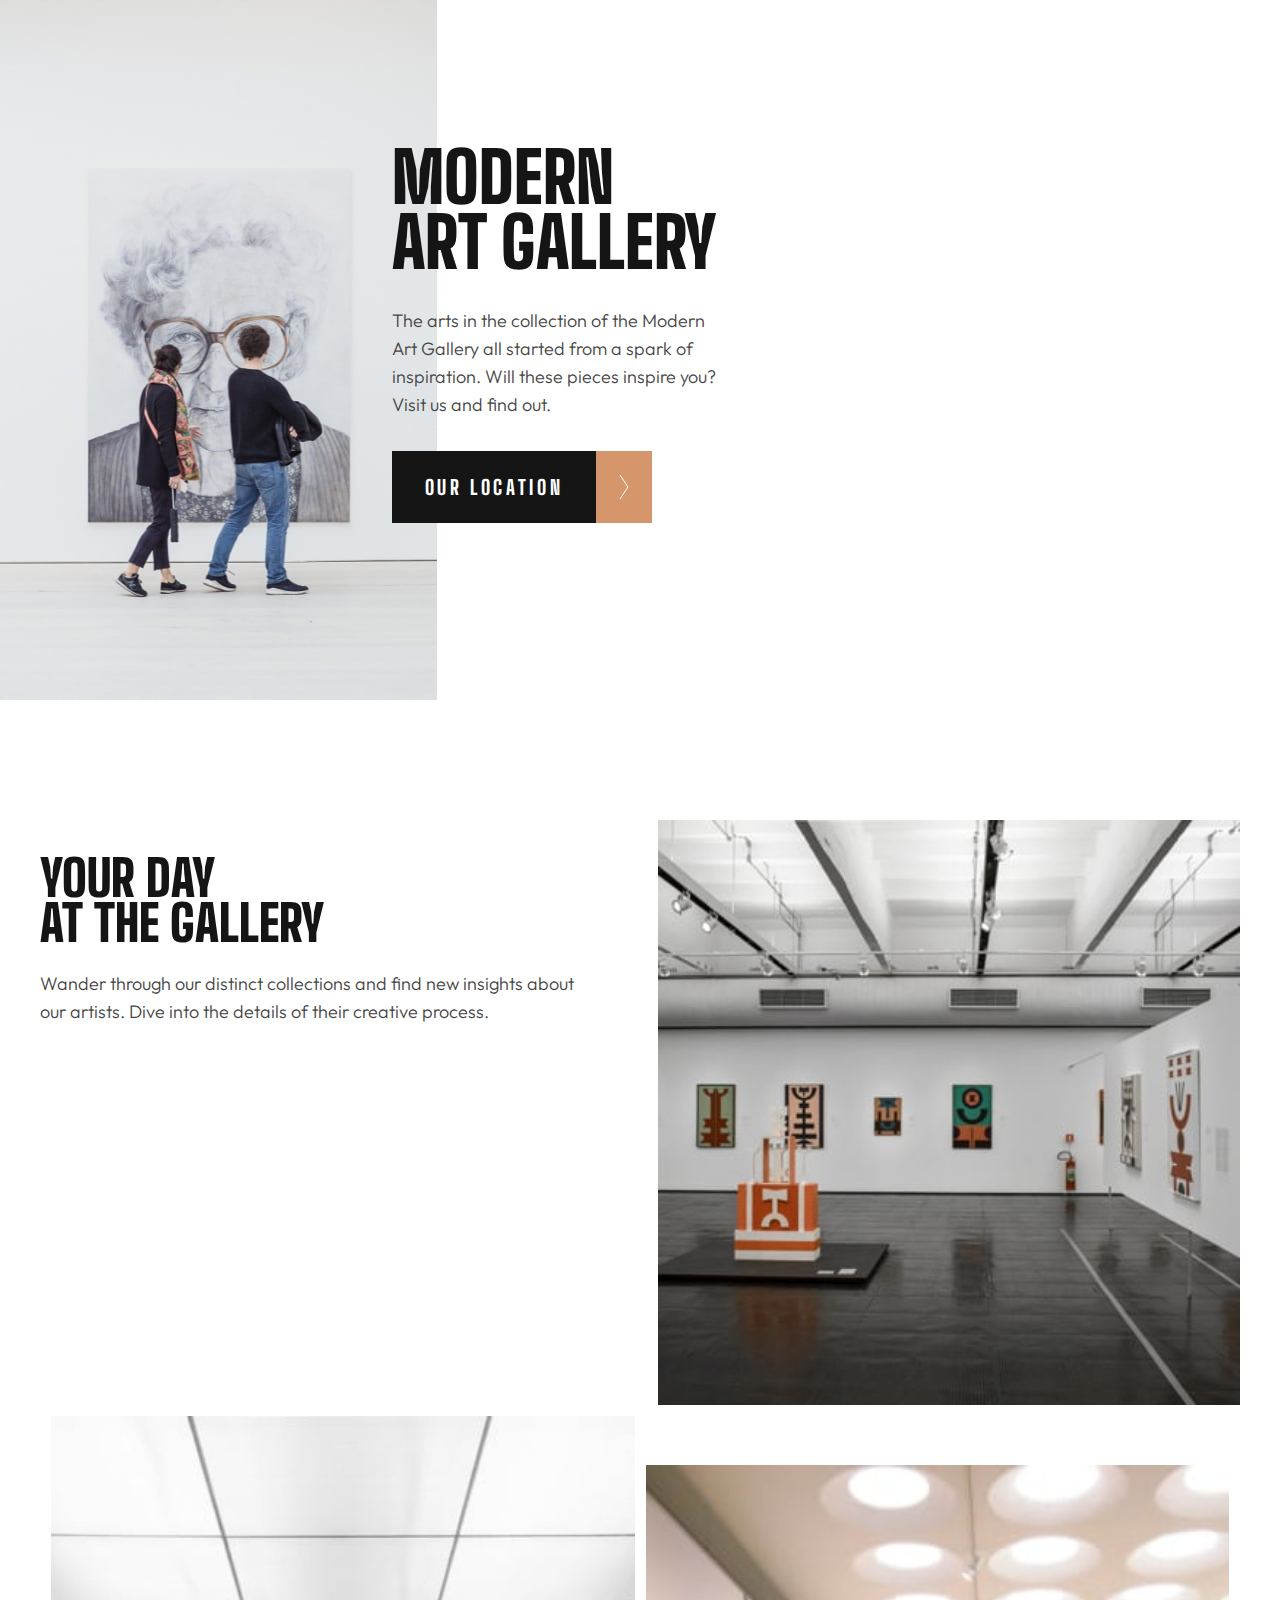
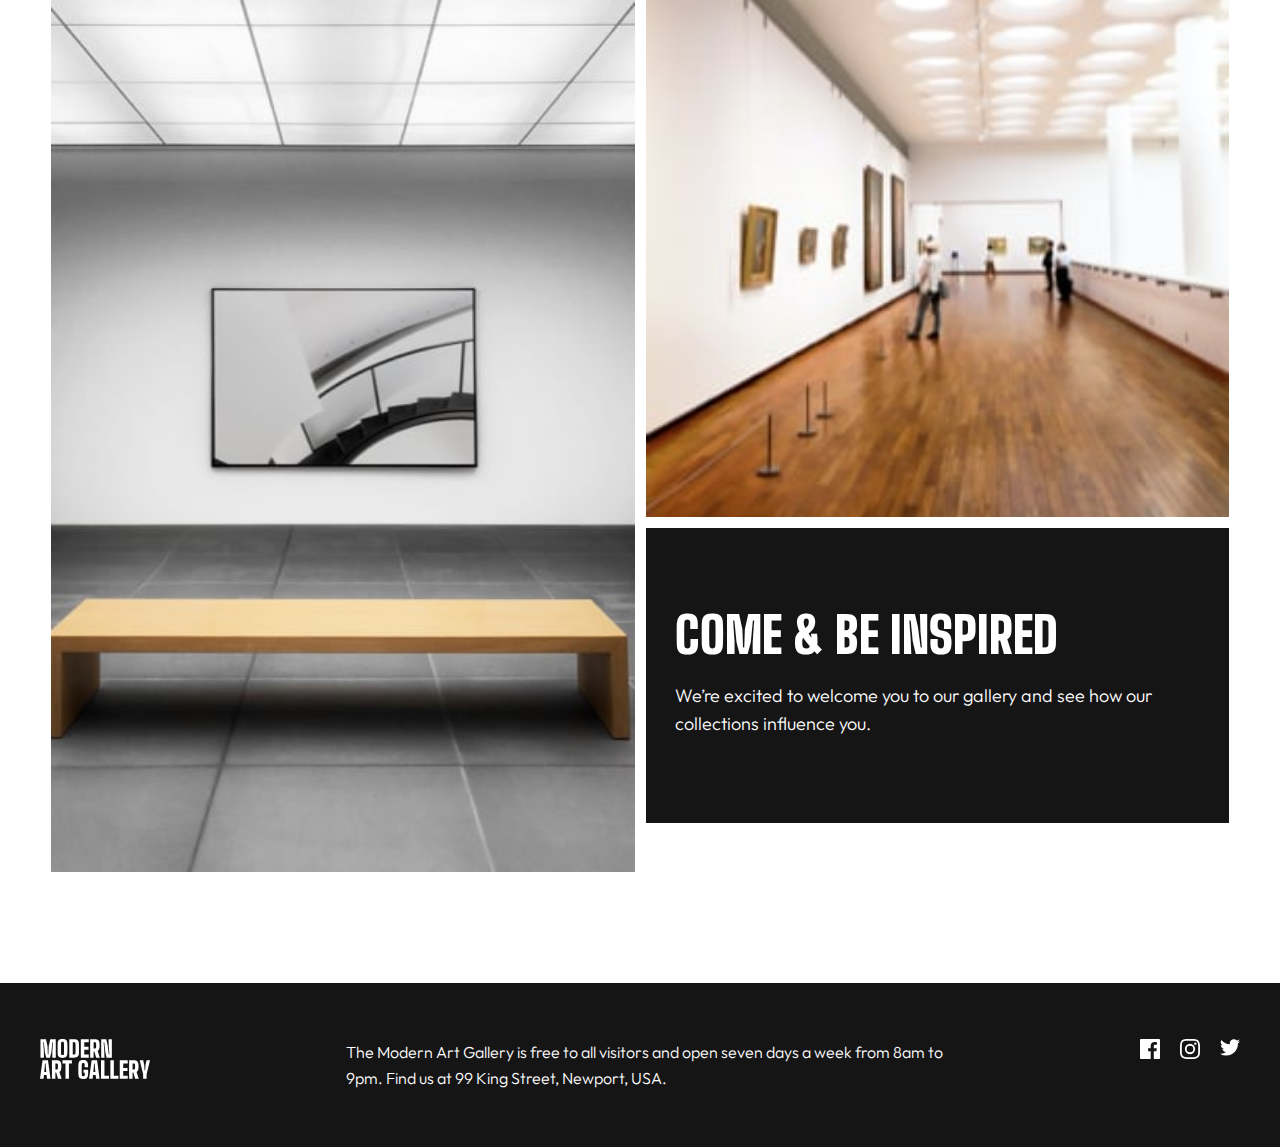
<file: index.html>
<!DOCTYPE html>
<html lang="en">

<head>
    <meta charset="UTF-8">
    <meta http-equiv="X-UA-Compatible" content="IE=edge">
    <meta name="viewport" content="width=device-width, initial-scale=1.0">
    <title>Document</title>

    <link rel="stylesheet" href="reset.css">
    <link rel="stylesheet" href="style.css">
</head>

<body>
    <img class='hero' src="./mobile/image-hero.jpg" alt="hero">
    <header>

        <div class="black">
            <div class="desktopmoderndiv">
                <h1 class="desktopmodern">MODERN <br> ART GALLERY</h1>
            </div>
        </div>
        <img class='tablethero' src="./tablet/image-hero.jpg" alt="hero">
        <div class="text-box">
            <h1 class="header-h1">MODERN <br> ART GALLERY</h1>
            <p class="header-p">
                The arts in the collection of the Modern Art Gallery all started from a spark of
                inspiration. Will these
                pieces inspire you? Visit us and find out.</p>
            <a href="./Location.html">
                <div class="blackkk">
                    OUR LOCATION
                </div>
                <div class="golden">
                    <img src='./icon-arrow-right.svg' />
                </div>
            </a>
        </div>
    </header>

    <main>
        <div class="mainheader">
            <img class="mainheaderimg" src="./mobile/image-grid-1.jpg" alt="image-grid-1">
            <img class="tabletgridimg" src="./tablet/image-grid-1.jpg" alt="image-grid-1">
            <img class="desktopgridimg" src="./desktop/image-grid-1.jpg" alt="image-grid-1">
            <div class="text-box2">
                <h3 class="desktoph3">Your Day
                    at <br> the Gallery</h3>
                <h3 class="mainh3">Your Day <br>
                    at the Gallery</h3>
                <p class="main-p">Wander through our distinct collections and find new insights about our artists.
                    Dive into
                    the
                    details of
                    their creative process.</p>
            </div>
        </div>

        <section class="PagefirtSection">
            <img class="mobilegrid2" src="./mobile/image-grid-2.jpg" alt="image-grid-2">
            <img class="grid2" src="./tablet/image-grid-2.jpg" alt="image-grid-2">
            <img class="desktopgrid2" src="./desktop/image-grid-2.jpg" alt="image-grid-2">
            <div class="nab">
                <img class="mobilegrid3" src="./mobile/image-grid-3.jpg" alt="image-grid-3">
                <img class="grid3" src="./tablet/image-grid-3.jpg" alt="image-grid-3">
                <img class="desktopgrid3" src="./desktop/image-grid-3.jpg" alt="image-grid-3">
                <div class="main-footer">
                    <h4>COME & BE INSPIRED</h4>
                    <p class="container-p">We’re excited to welcome you to our gallery and see how our
                        collections
                        influence
                        you.</p>
                </div>
            </div>
        </section>
    </main>

    <footer>
        <img class="modernsvg" src="./logo-light.svg" alt="logo-light">
        <p class="footer-p">The Modern Art Gallery is free to all visitors and open seven days a week from
            8am
            to
            9pm. Find us at 99
            King Street, Newport, USA.</p>
        <div class="icons">

            <svg width="20" height="20" xmlns="http://www.w3.org/2000/svg">
                <path
                    d="M18.896 0H1.104C.494 0 0 .494 0 1.104v17.793C0 19.506.494 20 1.104 20h9.58v-7.745H8.076V9.237h2.606V7.01c0-2.583 1.578-3.99 3.883-3.99 1.104 0 2.052.082 2.329.119v2.7h-1.598c-1.254 0-1.496.597-1.496 1.47v1.928h2.989l-.39 3.018h-2.6V20h5.098c.608 0 1.102-.494 1.102-1.104V1.104C20 .494 19.506 0 18.896 0Z"
                    fill="#FFF" />
            </svg>

            <svg width="20" height="20" xmlns="http://www.w3.org/2000/svg">
                <path
                    d="M10 1.802c2.67 0 2.987.01 4.042.059 2.71.123 3.975 1.409 4.099 4.099.048 1.054.057 1.37.057 4.04 0 2.672-.01 2.988-.057 4.042-.124 2.687-1.387 3.975-4.1 4.099-1.054.048-1.37.058-4.041.058-2.67 0-2.987-.01-4.04-.058-2.718-.124-3.977-1.416-4.1-4.1-.048-1.054-.058-1.37-.058-4.041 0-2.67.01-2.986.058-4.04.124-2.69 1.387-3.977 4.1-4.1 1.054-.048 1.37-.058 4.04-.058ZM10 0C7.284 0 6.944.012 5.877.06 2.246.227.227 2.242.061 5.877.01 6.944 0 7.284 0 10s.012 3.057.06 4.123c.167 3.632 2.182 5.65 5.817 5.817 1.067.048 1.407.06 4.123.06s3.057-.012 4.123-.06c3.629-.167 5.652-2.182 5.816-5.817.05-1.066.061-1.407.061-4.123s-.012-3.056-.06-4.122C19.777 2.249 17.76.228 14.124.06 13.057.01 12.716 0 10 0Zm0 4.865a5.135 5.135 0 1 0 0 10.27 5.135 5.135 0 0 0 0-10.27Zm0 8.468a3.333 3.333 0 1 1 0-6.666 3.333 3.333 0 0 1 0 6.666Zm5.338-9.87a1.2 1.2 0 1 0 0 2.4 1.2 1.2 0 0 0 0-2.4Z"
                    fill="#FFF" />
            </svg>

            <svg width="20" height="17" xmlns="http://www.w3.org/2000/svg">
                <path
                    d="M20 2.172a8.192 8.192 0 0 1-2.357.646 4.11 4.11 0 0 0 1.805-2.27 8.22 8.22 0 0 1-2.606.996A4.096 4.096 0 0 0 13.847.248c-2.65 0-4.596 2.472-3.998 5.037A11.648 11.648 0 0 1 1.392 1a4.109 4.109 0 0 0 1.27 5.478 4.086 4.086 0 0 1-1.858-.513c-.045 1.9 1.318 3.679 3.291 4.075a4.113 4.113 0 0 1-1.853.07 4.106 4.106 0 0 0 3.833 2.849A8.25 8.25 0 0 1 0 14.658a11.616 11.616 0 0 0 6.29 1.843c7.618 0 11.923-6.434 11.663-12.205A8.354 8.354 0 0 0 20 2.172Z"
                    fill="#FFF" />
            </svg>

        </div>
    </footer>
</body>
</html>
</file>
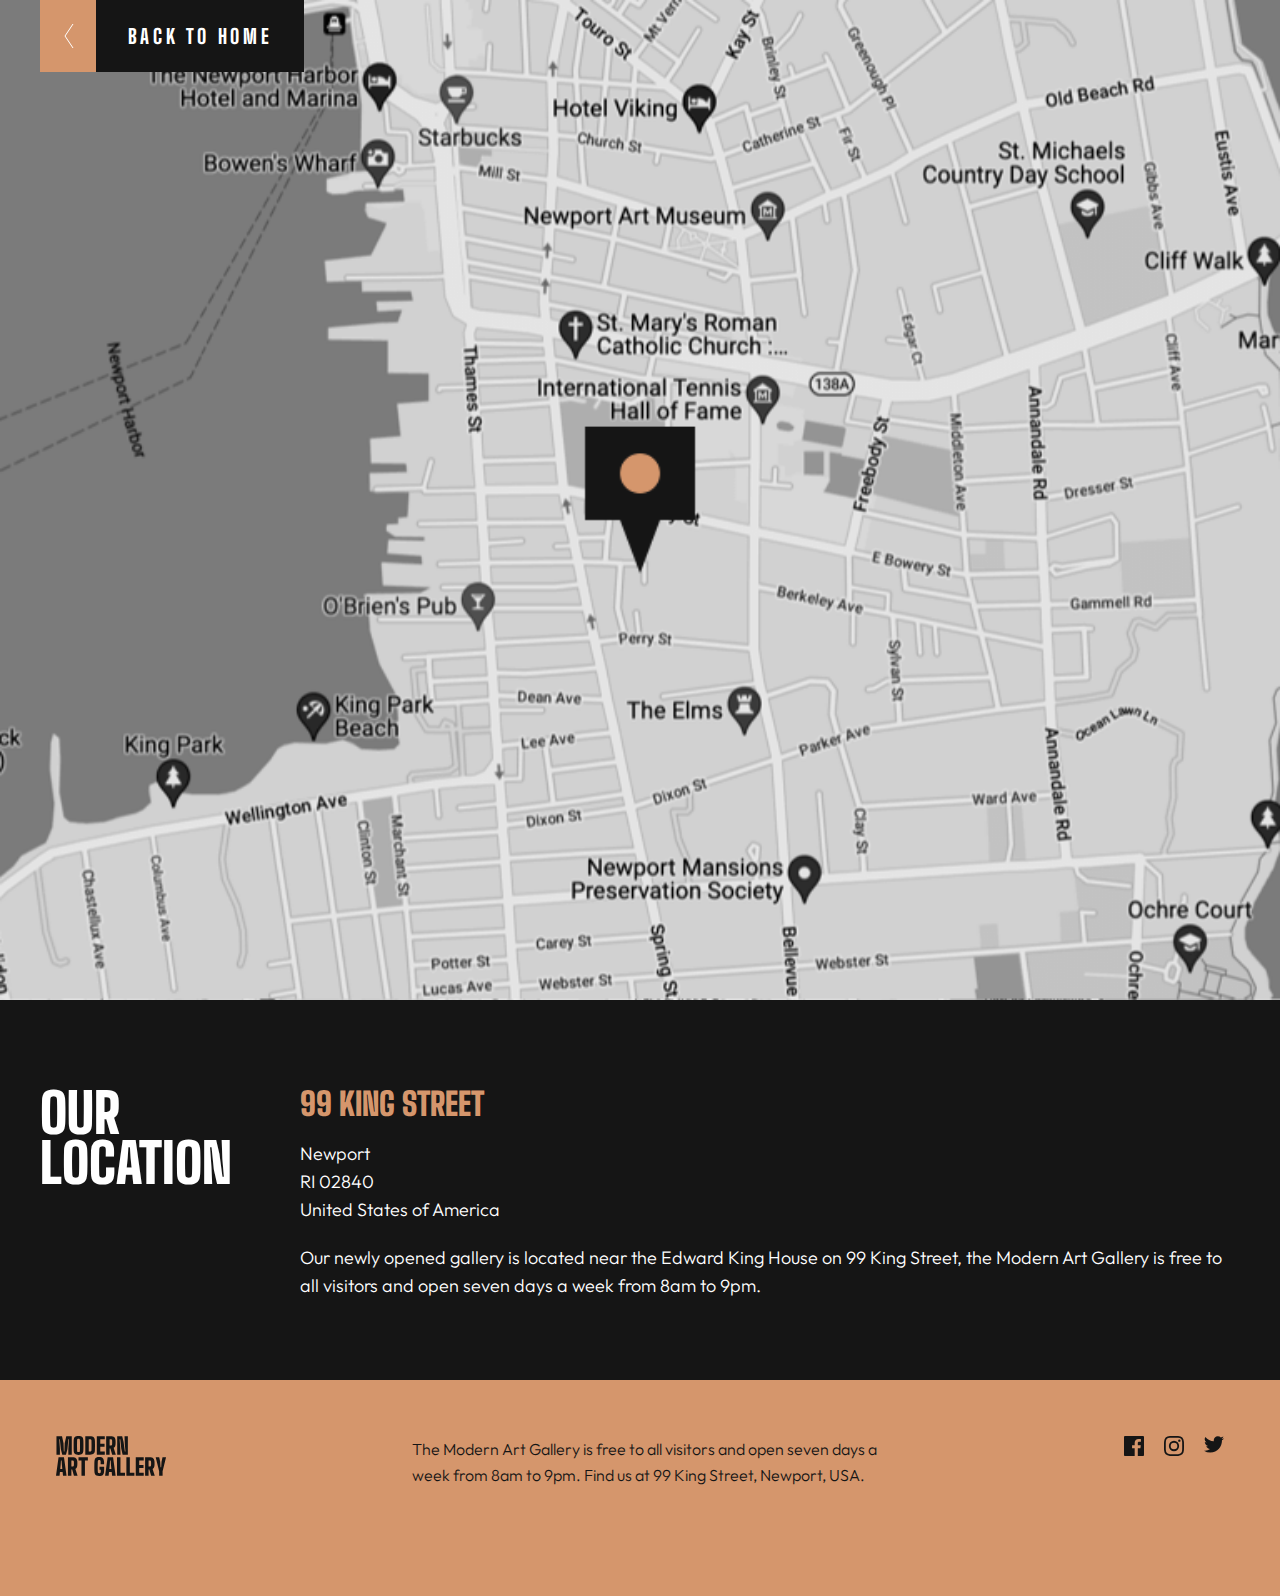
<file: Location.html>
<!DOCTYPE html>
<html lang="en">

<head>
    <meta charset="UTF-8">
    <meta http-equiv="X-UA-Compatible" content="IE=edge">
    <meta name="viewport" content="width=device-width, initial-scale=1.0">
    <title>Location</title>

    <link rel="stylesheet" href="reset.css">
    <link rel="stylesheet" href="style.css">
</head>
<body class="next-page">
    <img class="mobileMap" src="./mobile/image-map.png" alt="image-map">
    <img class="tabletMap" src="./tablet/image-map.png" alt="image-map">
    <img class="desktopMap" src="./desktop/image-map.png" alt="image-map">


    <div class="section-one">
        <div class="flex-div">
            <div class="blackDV">
                <h5>BACK TO HOME</h5>
            </div>
            <div class="returnbutton">
                <a href="./index.html"> <img src="./icon-arrow-left.svg" alt=""></a>
            </div>
        </div>
    </div>

    
    <div class="section-two">
        <h6 class="our-location">OUR LOCATION</h6>
        <h6 class="our-location-tablet">OUR <br> LOCATION</h6>
        <div class="text-box3">
            <h6 class="king99">99 King Street</h6>
            <p class="newport">Newport <br>
                RI 02840 <br>
                United States of America</p>
            <p class="newly">Our newly opened gallery is located near the Edward King House on 99 King Street, the
                Modern Art Gallery
                is free to all visitors and open seven days a week from 8am to 9pm.</p>
        </div>
    </div>
    <section class="section-three">
        <img class="darksvg" src="./logo-dark.svg" alt="">
        <p class="last-p">The Modern Art Gallery is free to all visitors and open seven days a week from 8am to 9pm.
            Find us at 99 King Street, Newport, USA.</p>
        <div class="black-icons">
            <svg width="20" height="20" xmlns="http://www.w3.org/2000/svg">
                <path
                    d="M18.896 0H1.104C.494 0 0 .494 0 1.104v17.793C0 19.506.494 20 1.104 20h9.58v-7.745H8.076V9.237h2.606V7.01c0-2.583 1.578-3.99 3.883-3.99 1.104 0 2.052.082 2.329.119v2.7h-1.598c-1.254 0-1.496.597-1.496 1.47v1.928h2.989l-.39 3.018h-2.6V20h5.098c.608 0 1.102-.494 1.102-1.104V1.104C20 .494 19.506 0 18.896 0Z"
                    fill="#151515" />
            </svg>
            <svg width="20" height="20" xmlns="http://www.w3.org/2000/svg">
                <path
                    d="M10 1.802c2.67 0 2.987.01 4.042.059 2.71.123 3.975 1.409 4.099 4.099.048 1.054.057 1.37.057 4.04 0 2.672-.01 2.988-.057 4.042-.124 2.687-1.387 3.975-4.1 4.099-1.054.048-1.37.058-4.041.058-2.67 0-2.987-.01-4.04-.058-2.718-.124-3.977-1.416-4.1-4.1-.048-1.054-.058-1.37-.058-4.041 0-2.67.01-2.986.058-4.04.124-2.69 1.387-3.977 4.1-4.1 1.054-.048 1.37-.058 4.04-.058ZM10 0C7.284 0 6.944.012 5.877.06 2.246.227.227 2.242.061 5.877.01 6.944 0 7.284 0 10s.012 3.057.06 4.123c.167 3.632 2.182 5.65 5.817 5.817 1.067.048 1.407.06 4.123.06s3.057-.012 4.123-.06c3.629-.167 5.652-2.182 5.816-5.817.05-1.066.061-1.407.061-4.123s-.012-3.056-.06-4.122C19.777 2.249 17.76.228 14.124.06 13.057.01 12.716 0 10 0Zm0 4.865a5.135 5.135 0 1 0 0 10.27 5.135 5.135 0 0 0 0-10.27Zm0 8.468a3.333 3.333 0 1 1 0-6.666 3.333 3.333 0 0 1 0 6.666Zm5.338-9.87a1.2 1.2 0 1 0 0 2.4 1.2 1.2 0 0 0 0-2.4Z"
                    fill="#151515" />
            </svg>
            <svg width="20" height="17" xmlns="http://www.w3.org/2000/svg">
                <path
                    d="M20 2.172a8.192 8.192 0 0 1-2.357.646 4.11 4.11 0 0 0 1.805-2.27 8.22 8.22 0 0 1-2.606.996A4.096 4.096 0 0 0 13.847.248c-2.65 0-4.596 2.472-3.998 5.037A11.648 11.648 0 0 1 1.392 1a4.109 4.109 0 0 0 1.27 5.478 4.086 4.086 0 0 1-1.858-.513c-.045 1.9 1.318 3.679 3.291 4.075a4.113 4.113 0 0 1-1.853.07 4.106 4.106 0 0 0 3.833 2.849A8.25 8.25 0 0 1 0 14.658a11.616 11.616 0 0 0 6.29 1.843c7.618 0 11.923-6.434 11.663-12.205A8.354 8.354 0 0 0 20 2.172Z"
                    fill="#151515" />
            </svg>
        </div>
    </section>
</body>
</html>
</file>
<file: style.css>
@import url('https://fonts.googleapis.com/css2?family=Big+Shoulders+Display:wght@900&family=Outfit:wght@300&display=swap');

* {
    margin: 0;
    padding: 0;
    box-sizing: border-box;
    font-family: 'Big Shoulders Display', cursive;
}

body {
    width: 100vw;
    min-height: 100vh;
    background-color: #FCFAF9;
    display: flex;
    flex-direction: column;
    overflow-x: hidden;
}

.hero {
    width: 100%;
}

header {
    width: 100%;
    padding: 0 16px;
    margin-top: 32px;
}

.header-h1 {
    font-family: 'Big Shoulders Display', cursive;
    font-weight: 900;
    font-size: 60px;
    line-height: 55px;
    color: #151515;
}

.header-p {
    font-family: 'Outfit', sans-serif;
    font-weight: 300;
    font-size: 18px;
    line-height: 28px;
    color: #444444;
    margin: 32px 0;
}

a {
    display: flex;
    text-decoration: none;
}

.black {
    display: none;
}

.blackkk {
    width: 204px;
    height: 72px;
    background-color: #151515;
    font-family: 'Big Shoulders Display';
    font-weight: 800;
    font-size: 20px;
    line-height: 24px;
    letter-spacing: 3.63636px;
    color: #FFFFFF;
    display: flex;
    justify-content: center;
    align-items: center;
}

.golden {
    width: 56px;
    height: 72px;
    background-color: #D5966C;
    display: flex;
    justify-content: center;
    align-items: center;
}

main {
    width: 100%;
    padding: 0 16px;
    margin-top: 120px;
}

.mainheaderimg {
    width: 100%;
}

.mainh3 {
    font-weight: 900;
    font-size: 50px;
    line-height: 45px;
    color: #151515;
    text-transform: uppercase;
    margin: 25px 0 21px;
}

.main-p {
    font-family: 'Outfit', sans-serif;
    font-weight: 300;
    font-size: 18px;
    line-height: 28px;
    color: #444444;
}

.PagefirtSection {
    margin-top: 32px;
    display: flex;
    flex-direction: column;
    justify-content: center;
    align-items: center;
    row-gap: 16px;
}

.mobilegrid2 {
    width: 100%;
}

.nab {
    width: 100%;
}

.mobilegrid3 {
    width: 100%;
    margin-bottom: 16px;
}

.main-footer {
    width: 100%;
    background-color: #151515;
    padding: 48px 24px;
}

h4 {
    font-weight: 900;
    font-size: 50px;
    line-height: 45px;
    text-transform: uppercase;
    color: #FFFFFF;
    margin-bottom: 24px;
}

.container-p {
    font-family: 'Outfit', sans-serif;
    font-weight: 300;
    font-size: 18px;
    line-height: 28px;
    color: #FFFFFF;
}

/* responsiv images */

.grid2 {
    display: none;
}

.desktopgrid2 {
    display: none;
}

.desktopgrid3 {
    display: none;
}

.grid3 {
    display: none;
}

.desktoph3 {
    display: none;
}

.tabletgridimg {
    display: none;
}

.desktopgridimg {
    display: none;
}

footer {
    width: 100%;
    background-color: #151515;
    padding: 48px 32px;
    margin-top: 100px;
}

.footer-p {
    font-family: 'Outfit';
    font-weight: 300;
    font-size: 16px;
    line-height: 26px;
    color: #FFFFFF;
    margin: 38px 0;
}

.icons {
    width: 100px;
    height: 20px;
    display: flex;
    justify-content: space-between;
}

/* location */

.next-page {
    width: 100%;
    min-height: 100vh;
    font-family: 'Big Shoulders Display', cursive;
}

.section-one {
    width: 100%;
    display: flex;
    position: absolute;
    z-index: 0;
}

.flex-div {
    display: flex;
    flex-direction: row-reverse;
}

.blackDV {
    width: 208px;
    height: 72px;
    background-color: #151515;
    display: flex;
    justify-content: center;
    align-items: center;
}

h5 {
    font-weight: 800;
    font-size: 20px;
    line-height: 24px;
    letter-spacing: 3.63636px;
    color: #FFFFFF;
}

.returnbutton {
    width: 56px;
    height: 72px;
    background-color: #D5966C;
    padding: 24px;
}

.section-two {
    width: 100%;
    background-color: #151515;
    padding: 48px 16px 56px;
}

.our-location {
    font-weight: 900;
    font-size: 50px;
    line-height: 45px;
    text-transform: uppercase;
    color: #FFFFFF;
    padding-bottom: 48px;
}

.our-location-tablet {
    display: none;
}

.king99 {
    font-weight: 900;
    font-size: 32px;
    line-height: 32px;
    text-transform: uppercase;
    color: #D5966C;
}

.newport {
    font-family: 'Outfit', sans-serif;
    font-weight: 300;
    font-size: 18px;
    line-height: 28px;
    color: #FFFFFF;
    padding: 20px 0;
}

.newly {
    font-family: 'Outfit', sans-serif;
    width: 100%;
    font-weight: 300;
    font-size: 18px;
    line-height: 28px;
    color: #FFFFFF;
}

.section-three {
    width: 100%;
    background-color: #D5966C;
    padding: 48px 32px
}

.last-p {
    font-family: 'Outfit';
    font-weight: 300;
    font-size: 16px;
    line-height: 26px;
    color: #151515;
    padding: 38px 0;
}

.black-icons {
    width: 100px;
    display: flex;
    justify-content: space-between;
}

.tablethero {
    display: none;
}

.desktophero {
    display: none;
}

.desktopMap {
    display: none;
}

.tabletMap {
    display: none;
}

/* tablet version */

@media screen and (min-width:768px) {

    body {
        width: 100vw;
        background-color: #FFFFFF;
    }

    header {
        display: flex;
        width: 100%;
        padding: unset;
        margin: unset;
    }

    .text-box {
        margin-top: 145px;
        width: 340px;
        margin-left: -45px;
    }

    .header-h1 {
        font-family: 'Big Shoulders Display';
        font-weight: 900;
        font-size: 70px;
        line-height: 65px;
        text-transform: uppercase;
        color: #151515;
    }

    .header-p {
        font-family: 'Outfit';
        font-weight: 300;
        font-size: 18px;
        line-height: 28px;
        color: #444444;
    }

    .black {
        display: none;
    }

    a:hover .blackkk {
        background-color: #D5966C;
        transition:1500ms;
    }

    a:hover .golden {
        background-color: #151515;
        transition:1500ms;
    }

    .hero {
        display: none;
    }

    .tablethero {
        display: block;
    }

    .desktophero {
        display: none;
    }

    main {
        width: 100%;
        display: flex;
        flex-direction: row;
        flex-wrap: wrap;
        justify-content: center;
        padding: 0 40px;
    }

    .mainheader {
        display: flex;
        flex-direction: row-reverse;
    }

    .text-box2 {
        width: 100%;
        padding-right: 68px;
    }

    .mainh3 {
        margin: 0;
        margin: 36px 0 24px;
    }

    .main-p {
        font-family: 'Outfit';
        font-weight: 300;
        font-size: 18px;
        line-height: 28px;
        color: #444444;
    }

    .mainheaderimg {
        display: none;
    }

    .tabletgridimg {
        display: block;
        width: 100%;
    }

    .desktopgridimg {
        display: none;
    }

    .PagefirtSection {
        width: 100%;
        display: flex;
        flex-direction: row;
        column-gap: 11px;
        margin: 11px;
    }

    .desktopgrid2 {
        display: none;
    }

    .mobilegrid2 {
        display: none;
    }

    .grid2 {
        display: block;
        width: 100%;
    }

    .desktopgrid3 {
        display: none;
    }

    .mobilegrid3 {
        display: none;
    }

    .grid3 {
        display: block;
    }

    .nab {
        display: flex;
        flex-direction: column;
        gap: 11px;
    }

    .main-footer {
        padding: 85px 29px;
    }

    h4 {
        font-family: 'Big Shoulders Display';
        font-weight: 900;
        font-size: 50px;
        line-height: 45px;
        text-transform: uppercase;
        color: #FFFFFF;
    }

    footer {
        width: 100%;
        display: flex;
        justify-content: space-between;
        padding: 56px 40px;
    }

    .footer-p {
        margin: 0;
        width: 50%;
    }

    .modernsvg {
        align-self: baseline;
    }

    /* location */


    .flex-div {
        cursor: pointer;
    }

    .flex-div:hover .blackDV {
        background-color: #D5966C;
        transition:1500ms;

    }

    .flex-div:hover .returnbutton {
        background-color: #151515;
        transition:1500ms;

    }

    .next-page {
        overflow-x: hidden;
    }

    .desktopMap {
        display: none;
    }

    .tabletMap {
        display: block;
    }

    .mobileMap {
        display: none;
    }

    .section-one {
        margin-left: 40px;
    }

    .section-two {
        width: 100%;
        display: flex;
        flex-direction: row;
        padding: 0;
        padding: 88px 40px 80px;
    }

    .our-location {
        display: none;
    }

    .our-location-tablet {
        display: block;
        font-weight: 900;
        font-size: 55px;
        line-height: 50px;
        color: #FFFFFF;
        margin-right: 68px;
    }

    .text-box3 {
        width: 100%;
    }

    .newly {
        width: 100%;
    }

    .section-three {
        display: flex;
        flex-direction: row;
        justify-content: space-between;
        padding: 56px;
    }

    .darksvg {
        align-self: baseline;
    }

    .last-p {
        width: 40%;
        height: 104px;
        margin-top: unset;
        padding: 0;
    }

    .black-icons {
        margin: unset;
    }
}

/* desktop version */


@media screen and (min-width:1439px) {

    header {
        width: 1275px;
        align-self: flex-start;
    }

    .location {
        cursor: pointer;
    }

    .black {
        display: block;
        width: 990px;
        height: 800px;
        background-color: #151515;
        order: -1;
        background-image: url('./desktop/image-hero.jpg');
        background-repeat: no-repeat;
        background-position-x: 448px;
        margin-left: 12px;
    }

    .desktopmoderndiv {
        width: 100%;
        padding-left: 165px;
        padding-top: 189px;
    }

    .desktopmodern {
        font-family: 'Big Shoulders Display';
        font-weight: 900;
        font-size: 96px;
        line-height: 88px;
        mix-blend-mode: difference;
        color: #FFFFFF;
    }

    .header-h1 {
        display: none;
    }

    .header-p {
        font-family: 'Outfit';
        font-weight: 300;
        font-size: 22px;
        line-height: 32px;
    }

    .desktophero {
        display: block;
    }

    .tablethero {
        display: none;
    }

    main {
        width: 100%;
        padding: 0 165px;
        margin-top: 179px;
    }

    .tabletgridimg {
        display: none;
    }

    .desktopgridimg {
        display: block;
    }

    .mainheader {
        width: 100%;
        justify-content: space-between;
    }

    .text-box2 {
        padding-right: 125px;
    }

    .mainh3 {
        display: none;
    }

    .desktoph3 {
        font-family: 'Big Shoulders Display';
        font-weight: 900;
        font-size: 60px;
        line-height: 60px;
        text-transform: uppercase;
        color: #151515;
        display: block;
        margin-bottom: 32px;
    }

    .main-p {
        font-family: 'Outfit';
        font-style: normal;
        font-weight: 300;
        font-size: 22px;
        line-height: 32px;
        color: #444444;
    }

    .PagefirtSection {
        margin: 0;
        margin-top: 30px;
    }

    .grid2 {
        display: none;
    }

    .desktopgrid2 {
        display: block;
        width: 100%;
    }

    .grid3 {
        display: none;
    }

    .desktopgrid3 {
        display: block;
        width: 100%;
    }

    .main-footer {
        padding: 68px 48px;
    }

    h4 {
        font-family: 'Big Shoulders Display';
        font-weight: 900;
        font-size: 60px;
        line-height: 60px;
        text-transform: uppercase;
        color: #FFFFFF;
    }

    .container-p {
        font-family: 'Outfit';
        font-weight: 300;
        font-size: 22px;
        line-height: 32px;
        color: #FFFFFF;
    }

    footer {
        width: 100%;
        padding: 50px 165px;
    }

    .footer-p {
        width: 30%;
        font-family: 'Outfit';
        font-style: normal;
        font-weight: 300;
        font-size: 18px;
        line-height: 28px;
        color: #FFFFFF;
    }

    .modernsvg {
        width: 15%;
    }

    .black-icons,.icons{
        cursor: pointer;
    }

    svg:hover path{
        fill: #D5966C;
        transition: 1000ms;
    }

    /* location */

    .next-page {
        width: 100%;
    }

    .tabletMap {
        display: none;
    }

    .desktopMap {
        display: block;
    }

    .section-one {
        align-self: flex-start;
        margin-left: 156px;
    }

    .section-two {
        width: 100%;
        padding: 104px 165px 128px;
    }

    .our-location-tablet {
        margin-right: 320px;
        font-weight: 900;
        font-size: 70px;
        line-height: 70px;
    }

    .king99 {
        font-weight: 900;
        font-size: 36px;
        line-height: 36px;
    }

    .newport {
        font-weight: 300;
        font-size: 22px;
        line-height: 32px;
        padding: 24px 0 32px;
    }

    .newly {
        font-weight: 300;
        font-size: 22px;
        line-height: 32px;
    }

    .section-three {
        width: 100%;
        padding: 80px 165px;
    }

    .darksvg {
        align-self: baseline;
        width: 12%;
    }

    .last-p {
        width: 430px;
        height: 84px;
        font-weight: 300;
        font-size: 18px;
        line-height: 28px;
    }

   .black-icons svg:hover path{
    fill: #FFFFFF;
    transition: 1000ms;
}
}
</file>
